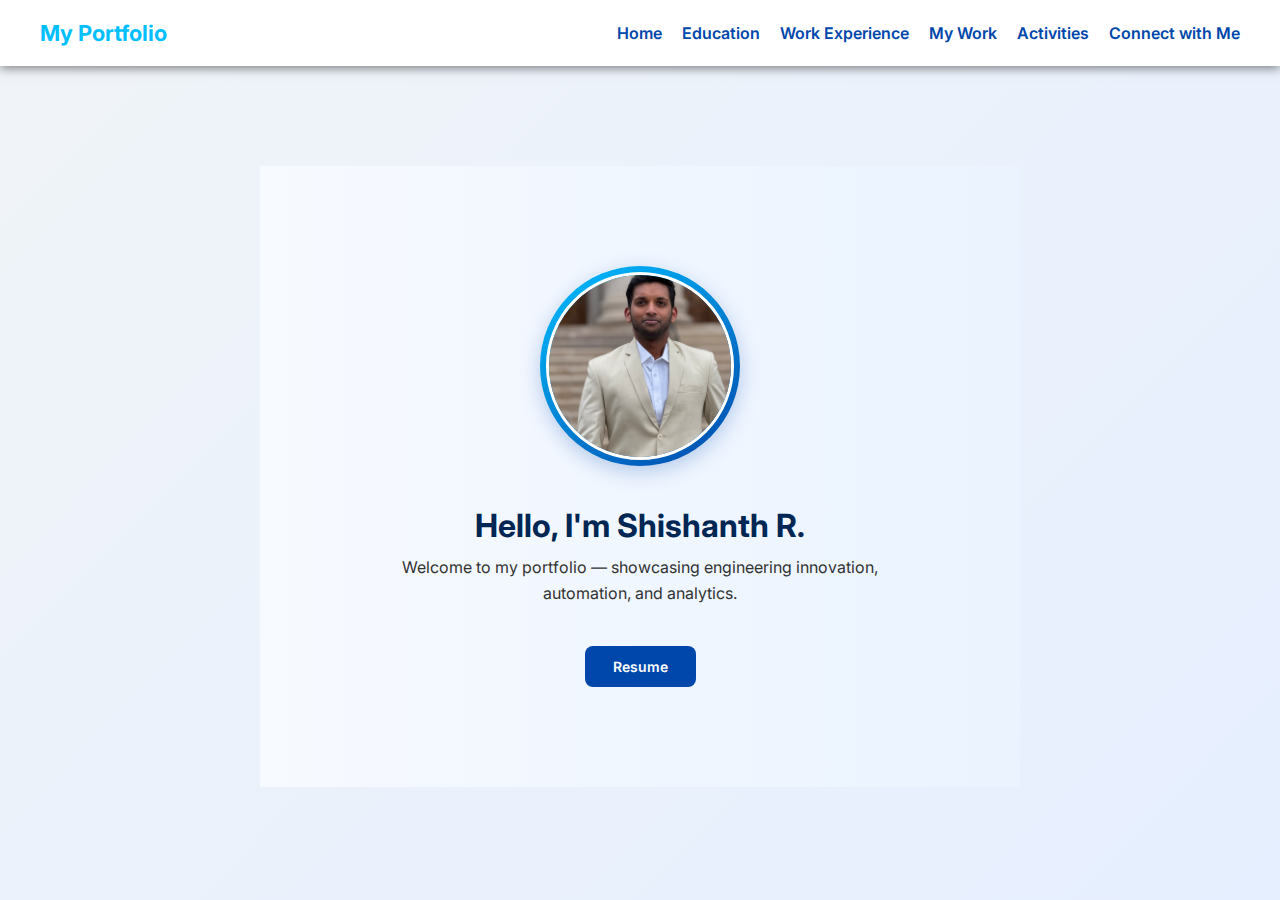
<file: index.html>
<!DOCTYPE html>
<html lang="en">
<head>
  <meta charset="UTF-8" />
  <meta name="viewport" content="width=device-width, initial-scale=1.0"/>
  <title>My Portfolio</title>
  <link rel="stylesheet" href="style.css"/>
  <link href="https://fonts.googleapis.com/css2?family=Inter:wght@400;600;700&display=swap" rel="stylesheet"/>
</head>
<body>
  <header>
    <h1 class="logo">My Portfolio</h1>
    <nav>
      <ul class="nav-links">
	<li><a href="index.html">Home</a></li>
        <li><a href="education.html">Education</a></li>
        <li><a href="experience.html">Work Experience</a></li>
        <li><a href="projects.html">My Work</a></li>
        <li><a href="activities.html">Activities</a></li>
        <li><a href="contact.html">Connect with Me</a></li>
      </ul>
    </nav>
  </header>

  <main class="intro">
    <section class="home-section">
  <div class="intro-container">
    <div class="profile-box">
      <div class="profile-pic-frame">
        <img src="assets/profile.jpg" alt="Profile Picture" class="profile-pic-enhanced">
      </div>
      <div class="intro-text">
        <h1>Hello, I'm Shishanth R.</h1>
        <p>Welcome to my portfolio — showcasing engineering innovation, automation, and analytics.</p>
        <a href="contact.html#contact" class="resume-button">Resume</a>
      </div>
    </div>
  </div>
</section>

  </main>

  <script src="script.js"></script>
</body>
</html>
</file>
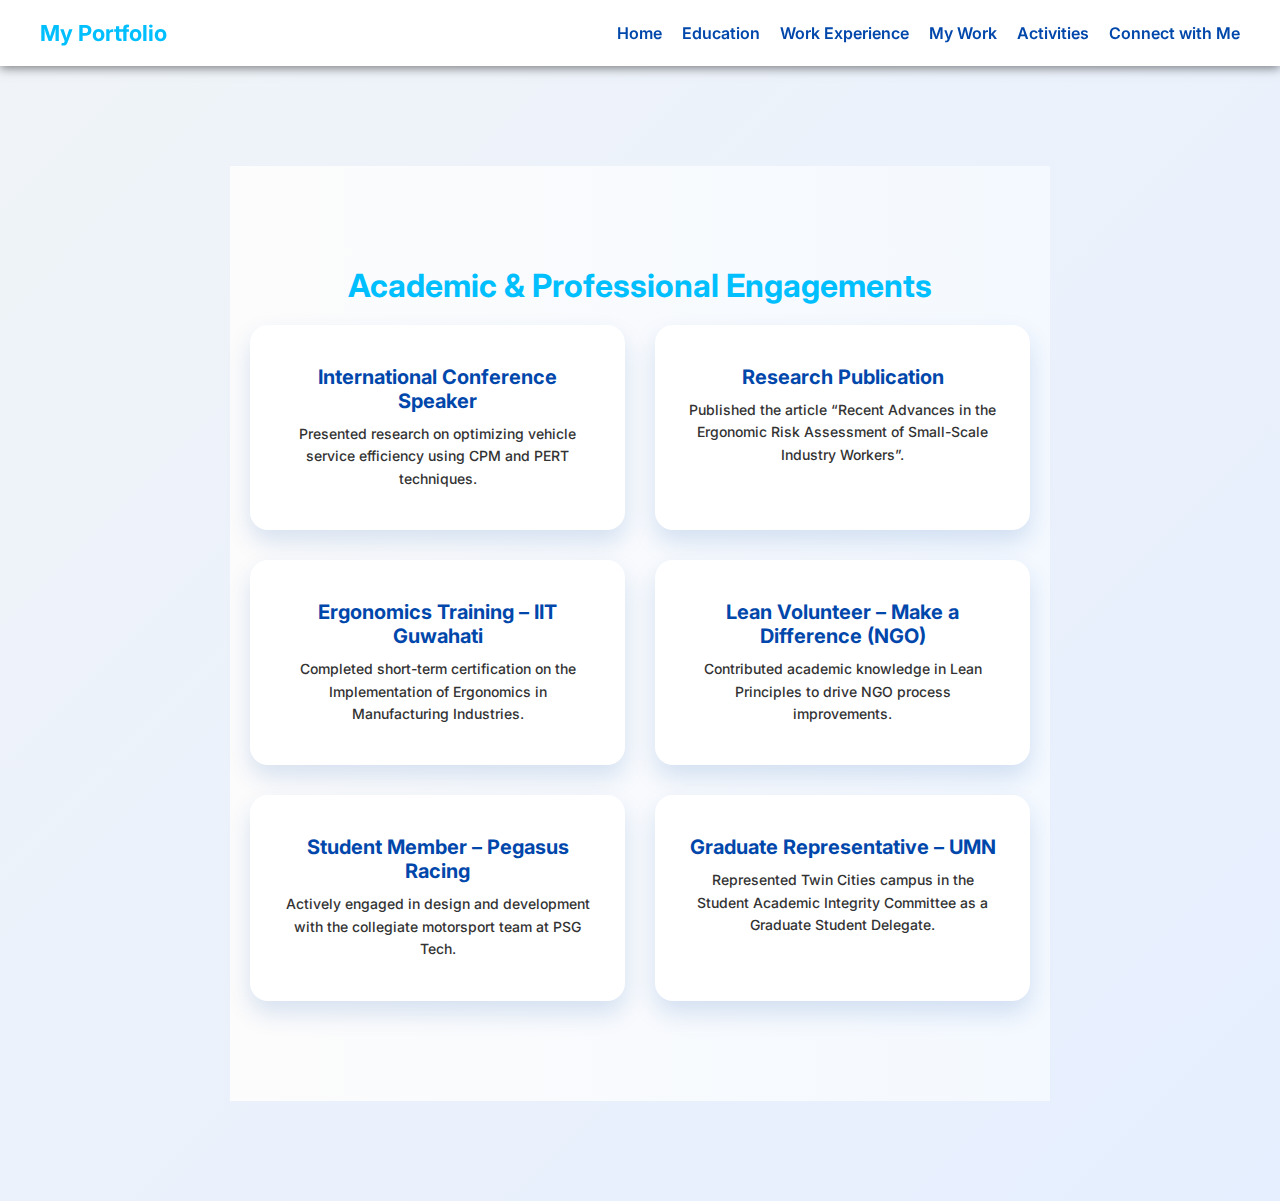
<file: activities.html>
<!DOCTYPE html>
<html lang="en">
<head>
  <meta charset="UTF-8" />
  <meta name="viewport" content="width=device-width, initial-scale=1.0"/>
  <title>Education</title>
  <link rel="stylesheet" href="style.css"/>
  <link href="https://fonts.googleapis.com/css2?family=Inter:wght@400;600;700&display=swap" rel="stylesheet"/>
</head>
<body>
  <header>
    <h1 class="logo">My Portfolio</h1>
    <nav>
      <ul class="nav-links">
	<li><a href="index.html">Home</a></li>
        <li><a href="education.html">Education</a></li>
        <li><a href="experience.html">Work Experience</a></li>
        <li><a href="projects.html">My Work</a></li>
        <li><a href="activities.html">Activities</a></li>
        <li><a href="contact.html">Connect with Me</a></li>
      </ul>
    </nav>
  </header>

  <main class="page">
    <section class="activities-section">
  <div class="activities-container">
    <h2 class="activities-title">Academic & Professional Engagements</h2>

    <div class="activity-grid">
      <div class="activity-card">
        <div class="activity-overlay"></div>
        <div class="activity-content">
          <h3>International Conference Speaker</h3>
          <p>Presented research on optimizing vehicle service efficiency using CPM and PERT techniques.</p>
        </div>
      </div>

      <div class="activity-card">
        <div class="activity-overlay"></div>
        <div class="activity-content">
          <h3>Research Publication</h3>
          <p>Published the article “Recent Advances in the Ergonomic Risk Assessment of Small-Scale Industry Workers”.</p>
        </div>
      </div>

      <div class="activity-card">
        <div class="activity-overlay"></div>
        <div class="activity-content">
          <h3>Ergonomics Training – IIT Guwahati</h3>
          <p>Completed short-term certification on the Implementation of Ergonomics in Manufacturing Industries.</p>
        </div>
      </div>

      <div class="activity-card">
        <div class="activity-overlay"></div>
        <div class="activity-content">
          <h3>Lean Volunteer – Make a Difference (NGO)</h3>
          <p>Contributed academic knowledge in Lean Principles to drive NGO process improvements.</p>
        </div>
      </div>

      <div class="activity-card">
        <div class="activity-overlay"></div>
        <div class="activity-content">
          <h3>Student Member – Pegasus Racing</h3>
          <p>Actively engaged in design and development with the collegiate motorsport team at PSG Tech.</p>
        </div>
      </div>

      <div class="activity-card">
        <div class="activity-overlay"></div>
        <div class="activity-content">
          <h3>Graduate Representative – UMN</h3>
          <p>Represented Twin Cities campus in the Student Academic Integrity Committee as a Graduate Student Delegate.</p>
        </div>
      </div>
    </div>
  </div>
</section>

  </main>
</body>
</html>
</file>
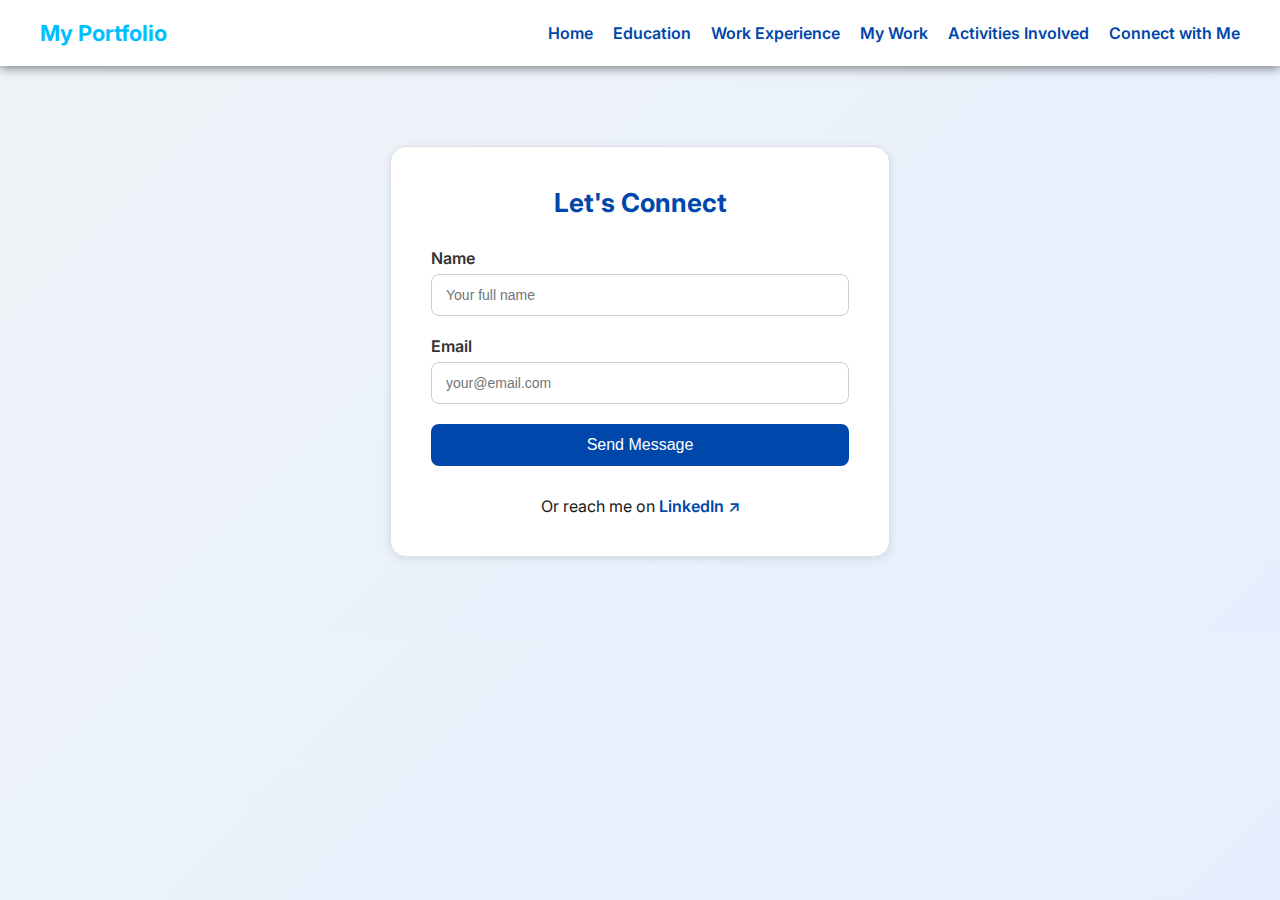
<file: connect.html>
<!DOCTYPE html>
<html lang="en">
<head>
  <meta charset="UTF-8" />
  <meta name="viewport" content="width=device-width, initial-scale=1.0"/>
  <title>Education</title>
  <link rel="stylesheet" href="style.css"/>
  <link href="https://fonts.googleapis.com/css2?family=Inter:wght@400;600;700&display=swap" rel="stylesheet"/>
</head>
<body>
  <header>
    <h1 class="logo">My Portfolio</h1>
    <nav>
      <ul class="nav-links">
	<li><a href="index.html">Home</a></li>
        <li><a href="education.html">Education</a></li>
        <li><a href="experience.html">Work Experience</a></li>
        <li><a href="projects.html">My Work</a></li>
        <li><a href="activities.html">Activities Involved</a></li>
        <li><a href="contact.html">Connect with Me</a></li>
      </ul>
    </nav>
  </header>
<main>
  <section class="contact-section">
  <div class="contact-container">
    <h2 class="contact-title">Let's Connect</h2>
    <form id="contactForm" class="contact-form" action="https://formsubmit.co/youremail@example.com" method="POST">
      <!-- Replace youremail@example.com with your actual email -->

      <!-- Disable Captcha & Redirection -->
      <input type="hidden" name="_captcha" value="false">
      <input type="hidden" name="_template" value="box">
      <input type="hidden" name="_next" value="https://yourdomain.com/thankyou.html">

      <div class="form-group">
        <label for="name">Name</label>
        <input type="text" id="name" name="name" required placeholder="Your full name" />
      </div>

      <div class="form-group">
        <label for="email">Email</label>
        <input type="email" id="email" name="email" required placeholder="your@email.com" />
      </div>

      <button type="submit" class="submit-btn">Send Message</button>
    </form>

    <div class="social-link">
      <p>Or reach me on <a href="https://www.linkedin.com/in/shishanthr/" target="_blank">LinkedIn ↗</a></p>
    </div>
  </div>
</section>
</main>
</body>
</html>
</file>
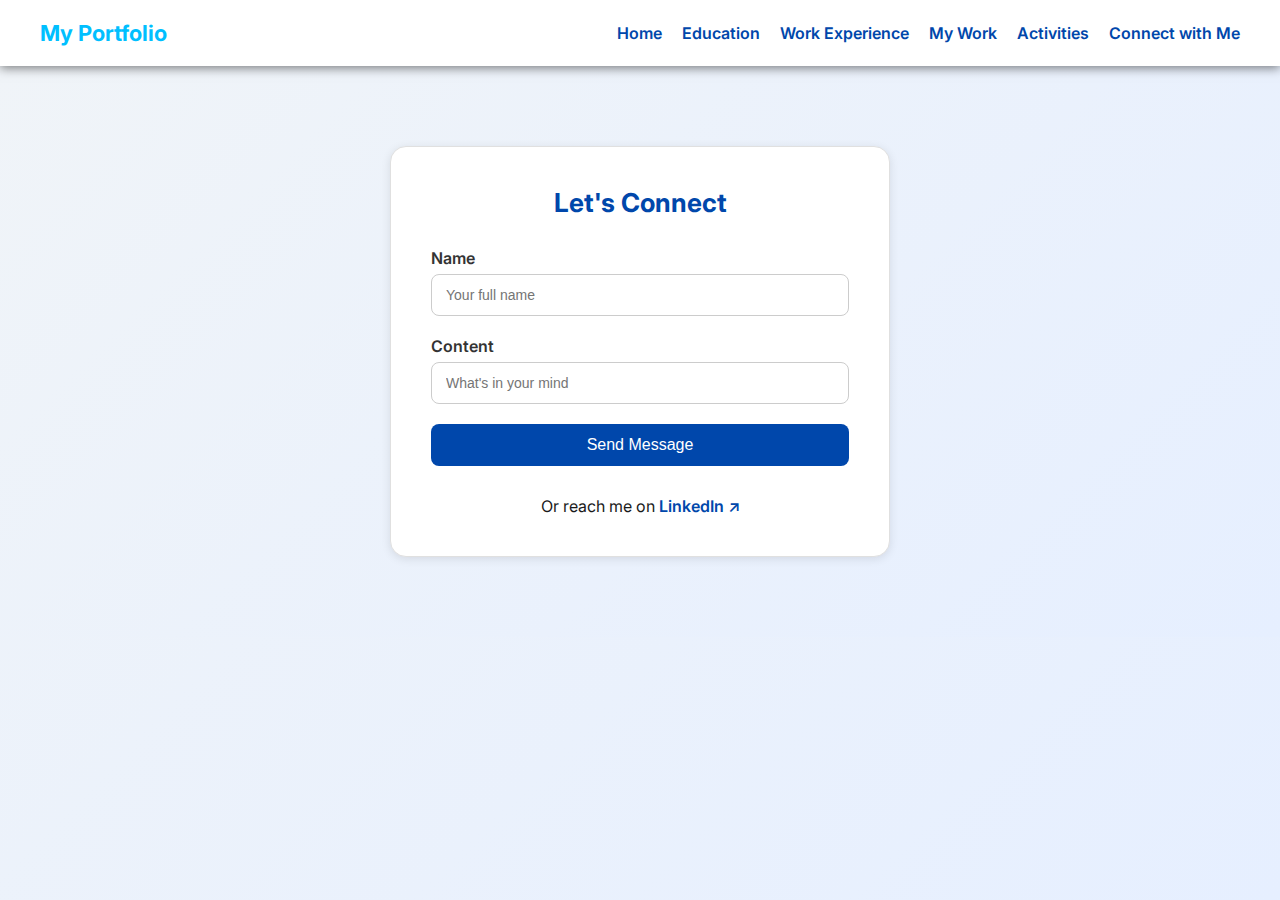
<file: contact.html>
<!DOCTYPE html>
<html lang="en">
<head>
  <meta charset="UTF-8" />
  <meta name="viewport" content="width=device-width, initial-scale=1.0"/>
  <title>Education</title>
  <link rel="stylesheet" href="style.css"/>
  <link href="https://fonts.googleapis.com/css2?family=Inter:wght@400;600;700&display=swap" rel="stylesheet"/>
</head>
<body>
  <header>
    <h1 class="logo">My Portfolio</h1>
    <nav>
      <ul class="nav-links">
	<li><a href="index.html">Home</a></li>
        <li><a href="education.html">Education</a></li>
        <li><a href="experience.html">Work Experience</a></li>
        <li><a href="projects.html">My Work</a></li>
        <li><a href="activities.html">Activities</a></li>
        <li><a href="contact.html">Connect with Me</a></li>
      </ul>
    </nav>
  </header>
<main>
  <section id="contact" class="contact-section">
  <div class="contact-container">
    <h2 class="contact-title">Let's Connect</h2>
    <form id="contactForm" class="contact-form" action="https://formsubmit.co/shishanthr9524@gmail.com" method="POST">
      <!-- Replace youremail@example.com with your actual email -->

      <!-- Disable Captcha & Redirection -->
      <input type="hidden" name="_captcha" value="false">
      <input type="hidden" name="_template" value="box">
      <input type="hidden" name="_next" value="contact.html#contact">

      <div class="form-group">
        <label for="name">Name</label>
        <input type="text" id="name" name="name" required placeholder="Your full name" />
      </div>

      <div class="form-group">
        <label for="email">Content</label>
        <input type="text" id="email" name="email" required placeholder="What's in your mind" />
      </div>

      <button type="submit" class="submit-btn">Send Message</button>
    </form>

    <div class="social-link">
      <p>Or reach me on <a href="https://www.linkedin.com/in/shishanthr/" target="_blank">LinkedIn ↗</a></p>
    </div>
  </div>
</section>
</main>
</body>
</html>
</file>
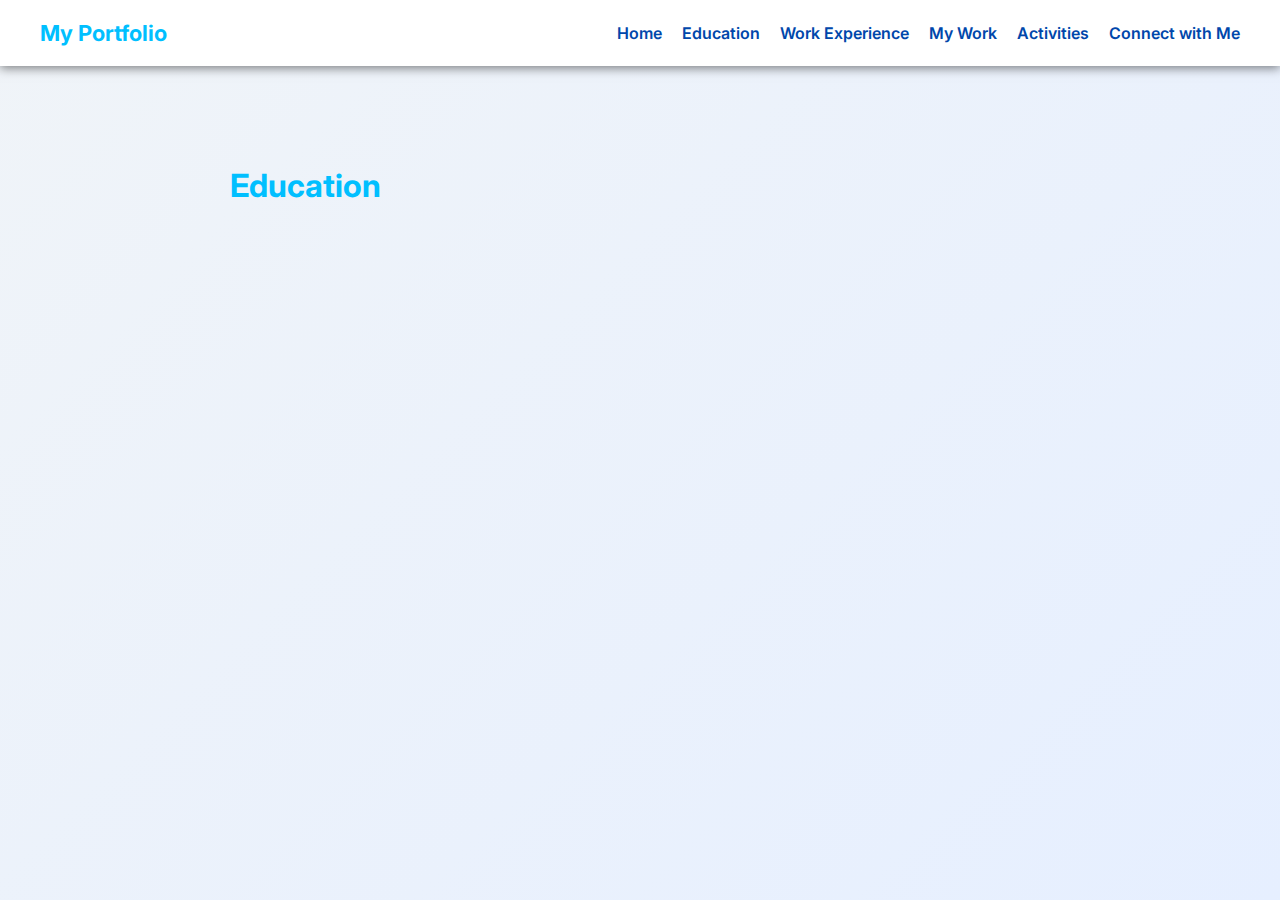
<file: education.html>
<!DOCTYPE html>
<html lang="en">
<head>
  <meta charset="UTF-8" />
  <meta name="viewport" content="width=device-width, initial-scale=1.0"/>
  <title>Education</title>
  <link rel="stylesheet" href="style.css"/>
  <link href="https://fonts.googleapis.com/css2?family=Inter:wght@400;600;700&display=swap" rel="stylesheet"/>
</head>
<body>
  <header>
    <h1 class="logo">My Portfolio</h1>
    <nav>
      <ul class="nav-links">
        <li><a href="index.html">Home</a></li>
        <li><a href="education.html">Education</a></li>
        <li><a href="experience.html">Work Experience</a></li>
        <li><a href="projects.html">My Work</a></li>
        <li><a href="activities.html">Activities</a></li>
        <li><a href="contact.html">Connect with Me</a></li>
      </ul>
    </nav>
  </header>

  <main class="page">
    <h2>Education</h2>

    <div class="edu-card fade-in-left">
      <img src="assets/umn.png" alt="UMN Logo" class="edu-logo" />
      <div class="edu-info">
        <h3>University of Minnesota Twin Cities - Minneapolis, MN</h3>
        <p><strong>Master of Science in Industrial Engineering</strong> <span class="highlight"></span></p>
        <p>Minor in Business Management (Supply Chain Operations)</p>
        <p class="duration">Sep 2024 – May 2026</p>
      </div>
    </div>

    <div class="edu-card fade-in-right">
      <img src="assets/psg.png" alt="PSG Logo" class="edu-logo" />
      <div class="edu-info">
        <h3>PSG College of Technology - Coimbatore, India</h3>
        <p><strong>Bachelor of Engineering in Production Engineering</strong> <span class="highlight"></span></p>
        <p>Minor in Industrial Engineering</p>
        <p class="duration">Aug 2017 – May 2022</p>
      </div>
    </div>
  </main>
</body>
</html>
</file>
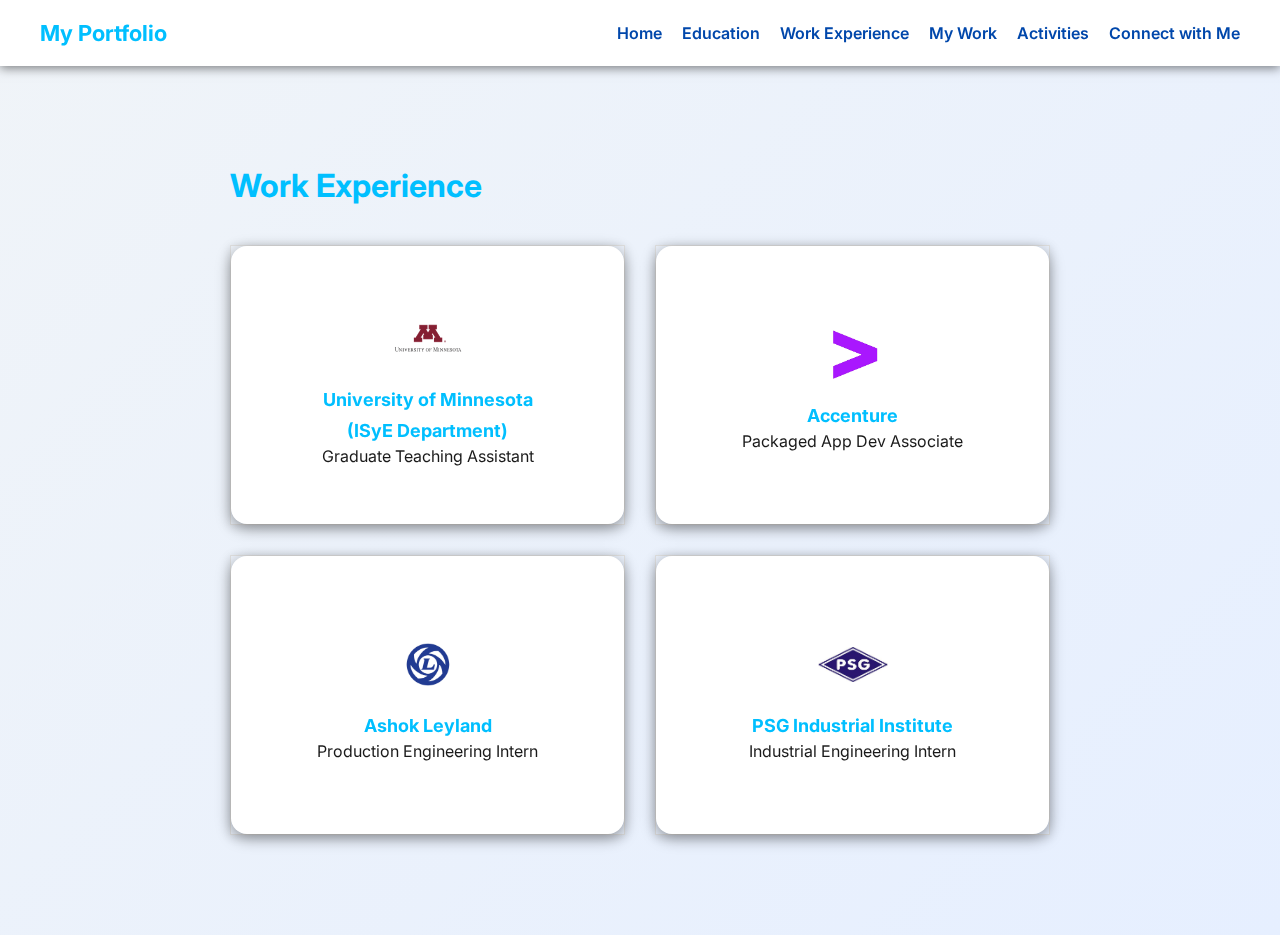
<file: experience.html>
<!DOCTYPE html>
<html lang="en">
<head>
  <meta charset="UTF-8" />
  <meta name="viewport" content="width=device-width, initial-scale=1.0"/>
  <title>Work Experience</title>
  <link rel="stylesheet" href="style.css"/>
  <link href="https://fonts.googleapis.com/css2?family=Inter:wght@400;600;700&display=swap" rel="stylesheet"/>
</head>
<body>
  <header>
    <h1 class="logo">My Portfolio</h1>
    <nav>
      <ul class="nav-links">
        <li><a href="index.html">Home</a></li>
        <li><a href="education.html">Education</a></li>
        <li><a href="experience.html">Work Experience</a></li>
        <li><a href="projects.html">My Work</a></li>
        <li><a href="activities.html">Activities</a></li>
        <li><a href="contact.html">Connect with Me</a></li>
      </ul>
    </nav>
  </header>

  <main class="page">
    <h2>Work Experience</h2>

    <div class="exp-grid">

      <div class="exp-card" onclick="location.href='projects.html#accenture';">
        <div class="card-front">
          <img src="assets/umn.png" alt="UMN Logo" />
          <h3>University of Minnesota</h3>
	  <h3>(ISyE Department)</h3>
          <p>Graduate Teaching Assistant</p>
        </div>
        <div class="card-back">
          <p>Sep 2024 – Present</p>
          <p>Click to explore projects</p>
        </div>
      </div>

      <div class="exp-card" onclick="location.href='projects.html#accenture';">
        <div class="card-front">
          <img src="assets/accenture.png" alt="Accenture Logo" />
          <h3>Accenture</h3>
          <p>Packaged App Dev Associate</p>
        </div>
        <div class="card-back">
          <p>Oct 2022 – Jul 2024</p>
          <p>Click to explore projects</p>
        </div>
      </div>

      <div class="exp-card" onclick="location.href='projects.html#ashokleyland';">
        <div class="card-front">
          <img src="assets/ashokleyland.png" alt="Ashok Leyland Logo" />
          <h3>Ashok Leyland</h3>
          <p>Production Engineering Intern</p>
        </div>
        <div class="card-back">
          <p>Mar 2021 – May 2021</p>
          <p>Click to view work</p>
        </div>
      </div>

      <div class="exp-card" onclick="location.href='projects.html#psginstitute';">
        <div class="card-front">
          <img src="assets/psg_institute.png" alt="PSG Logo" />
          <h3>PSG Industrial Institute</h3>
          <p>Industrial Engineering Intern</p>
        </div>
        <div class="card-back">
          <p>Aug 2017 – May 2020</p>
          <p>Click for details</p>
        </div>
      </div>

    </div>
  </main>
</body>
</html>
</file>
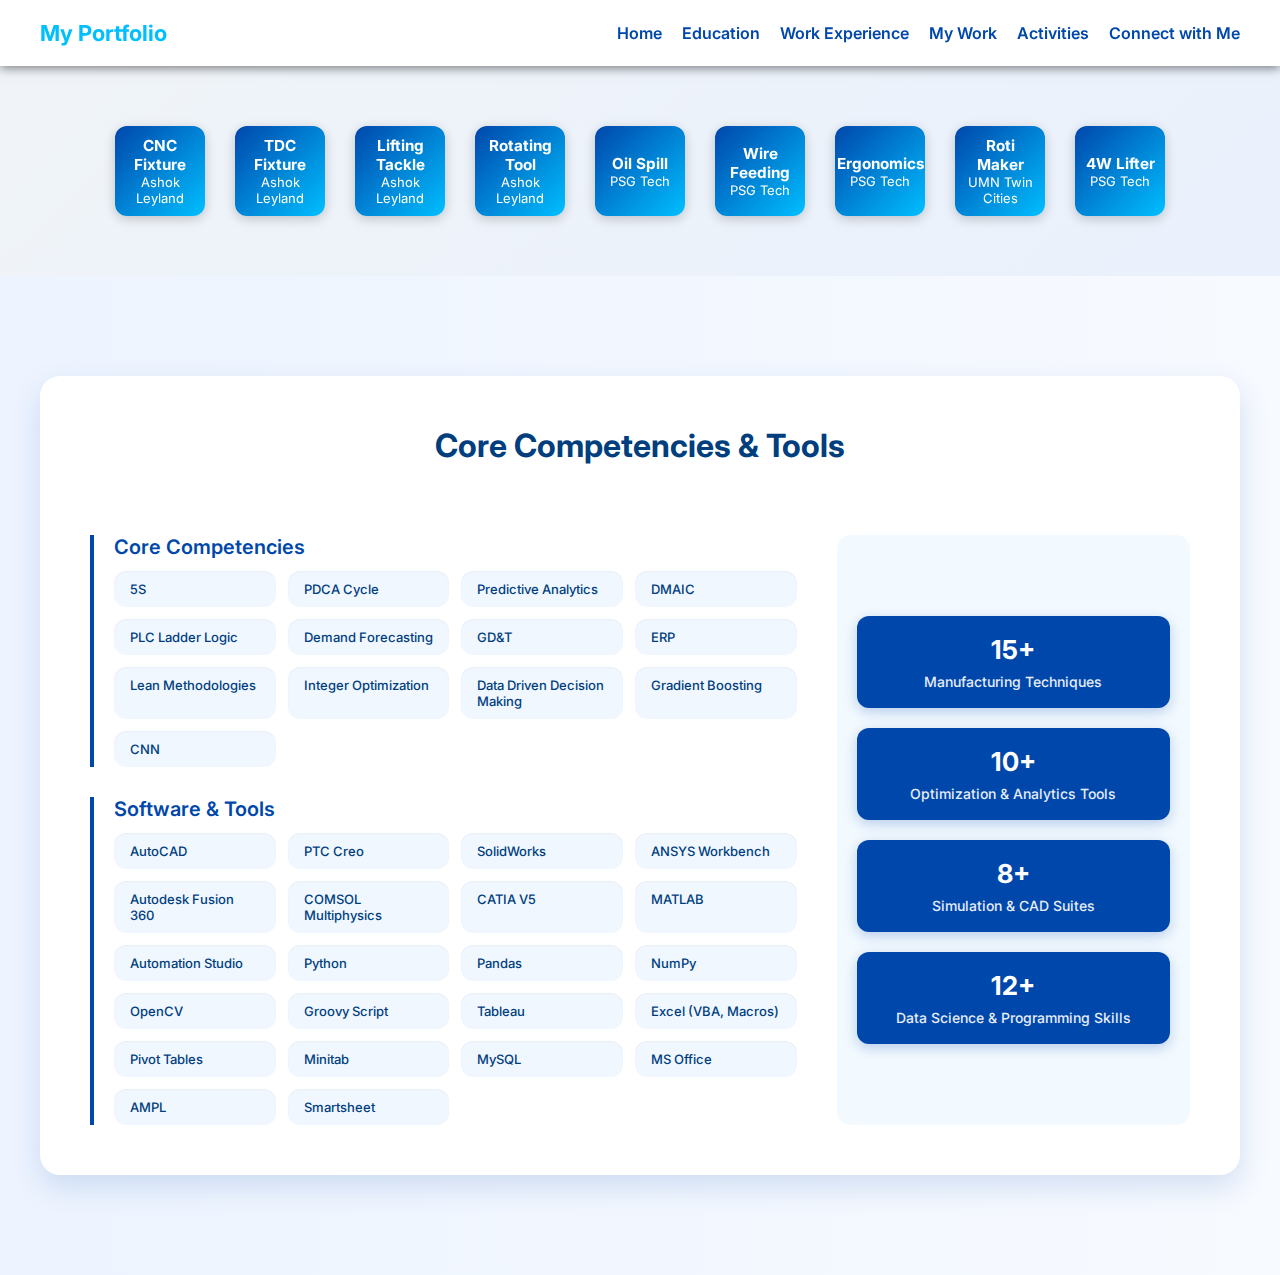
<file: projects.html>
<!DOCTYPE html>
<html lang="en">
<head>
  <meta charset="UTF-8" />
  <meta name="viewport" content="width=device-width, initial-scale=1.0" />
  <title>My Work</title>
  <link rel="stylesheet" href="style.css" />
  <link href="https://fonts.googleapis.com/css2?family=Inter:wght@400;600;700&display=swap" rel="stylesheet" />
</head>
<body>
  <header>
    <h1 class="logo">My Portfolio</h1>
    <nav>
      <ul class="nav-links">
        <li><a href="index.html">Home</a></li>
        <li><a href="education.html">Education</a></li>
        <li><a href="experience.html">Work Experience</a></li>
        <li><a href="projects.html">My Work</a></li>
        <li><a href="activities.html">Activities</a></li>
        <li><a href="contact.html">Connect with Me</a></li>
      </ul>
    </nav>
  </header>

  <section class="projects-container creative-grid">
  <!-- Flip Card 1 -->
  <div class="flip-card" onclick="openPopup('card1')">
    <div class="flip-card-inner">
      <div class="flip-card-front">
        <h3>CNC Fixture</h3>
        <p>Ashok Leyland</p>
      </div>
      <div class="flip-card-back">
        <p>Precision & Lean</p>
      </div>
    </div>
  </div>

  <!-- Flip Card 2 -->
  <div class="flip-card" onclick="openPopup('card2')">
    <div class="flip-card-inner">
      <div class="flip-card-front">
        <h3>TDC Fixture</h3>
        <p>Ashok Leyland</p>
      </div>
      <div class="flip-card-back">
        <p>Accurate Engine Timing</p>
      </div>
    </div>
  </div>

  <!-- Flip Card 3 -->
  <div class="flip-card" onclick="openPopup('card3')">
    <div class="flip-card-inner">
      <div class="flip-card-front">
        <h3>Lifting Tackle</h3>
        <p>Ashok Leyland</p>
      </div>
      <div class="flip-card-back">
        <p>FEA + Topology Optimization</p>
      </div>
    </div>
  </div>

  <!-- Flip Card 4 -->
  <div class="flip-card" onclick="openPopup('card4')">
    <div class="flip-card-inner">
      <div class="flip-card-front">
        <h3>Rotating Tool</h3>
        <p>Ashok Leyland</p>
      </div>
      <div class="flip-card-back">
        <p>Torque & Reliability</p>
      </div>
    </div>
  </div>
<!-- Flip Card 5 -->
  <div class="flip-card" onclick="openPopup('card5')">
    <div class="flip-card-inner">
      <div class="flip-card-front">
        <h3>Oil Spill</h3>
        <p>PSG Tech</p>
      </div>
      <div class="flip-card-back">
        <p>90% Oil Recovery</p>
      </div>
    </div>
  </div>

  <!-- Flip Card 6 -->
  <div class="flip-card" onclick="openPopup('card6')">
    <div class="flip-card-inner">
      <div class="flip-card-front">
        <h3>Wire Feeding</h3>
        <p>PSG Tech</p>
      </div>
      <div class="flip-card-back">
        <p>+35% Productivity</p>
      </div>
    </div>
  </div>

  <!-- Flip Card 7 -->
  <div class="flip-card" onclick="openPopup('card7')">
    <div class="flip-card-inner">
      <div class="flip-card-front">
        <h3>Ergonomics</h3>
        <p>PSG Tech</p>
      </div>
      <div class="flip-card-back">
        <p>-57% Risk Level</p>
      </div>
    </div>
  </div>

  <!-- Flip Card 8 -->
  <div class="flip-card" onclick="openPopup('card8')">
    <div class="flip-card-inner">
      <div class="flip-card-front">
        <h3>Roti Maker</h3>
        <p>UMN Twin Cities</p>
      </div>
      <div class="flip-card-back">
        <p>Food-safe Design</p>
      </div>
    </div>
  </div>

  <!-- Flip Card 9 -->
  <div class="flip-card" onclick="openPopup('card9')">
    <div class="flip-card-inner">
      <div class="flip-card-front">
        <h3>4W Lifter</h3>
        <p>PSG Tech</p>
      </div>
      <div class="flip-card-back">
        <p>2-Ton Capacity</p>
      </div>
    </div>
  </div>
  <!-- Backdrop -->
  <div id="backdrop" class="backdrop" onclick="closePopup()"></div>

  <!-- Popup 1: CNC Fixture -->
  <div id="card1" class="popup-card">
    <div class="popup-header">
      <h2>CNC Pivot Fixture</h2>
      <button onclick="closePopup()">&times;</button>
    </div>
    <div class="popup-body">
      <img src="assets/pivot_fixture.jpg" alt="CNC Fixture" class="popup-img">
      <div class="popup-info">
        <ul>
          <li>Designed multi-angle fixture to handle thermostat housings with higher flexibility.</li>
          <li>Applied SMED principles to reduce setup time by <strong>75%</strong> (12 → 3 minutes).</li>
          <li>Developed SOPs and validated via production line tests.</li>
        </ul>
        <div class="popup-tags">
          <span>SMED</span><span>3D CAD</span><span>Manufacturing</span><span>Process Optimization</span>
        </div>
      </div>
    </div>
  </div>

  <!-- Popup 2: TDC Fixture -->
  <div id="card2" class="popup-card">
    <div class="popup-header">
      <h2>TDC Marking Fixture</h2>
      <button onclick="closePopup()">&times;</button>
    </div>
    <div class="popup-body">
      <div class="dual-image">
        <img src="assets/tdc_fixture_3d.jpg" alt="TDC 3D CAD" class="popup-img">
        <img src="assets/tdc_fixture_2d.jpg" alt="TDC GD&T Drawing" class="popup-img">
      </div>
      <div class="popup-info">
        <ul>
          <li>Engineered bore-centered circular fixture for accurate TDC alignment on flywheel.</li>
          <li>Created 2D drawing with GD&T ensuring consistent marking during engine assembly.</li>
          <li>Improved operational accuracy & reduced variability across production lines.</li>
        </ul>
        <div class="popup-tags">
          <span>3D CAD</span><span>GD&T</span><span>Tool Design</span><span>Repeatability</span>
        </div>
      </div>
    </div>
  </div>

  <!-- Popup 3: Lifting Tackle -->
  <div id="card3" class="popup-card">
    <div class="popup-header">
      <h2>Flywheel Housing Lifting Tackle</h2>
      <button onclick="closePopup()">&times;</button>
    </div>
    <div class="popup-body">
      <div class="dual-image">
        <img src="assets/lifting_tackle_1.jpg" alt="Lifting Tackle Design" class="popup-img">
        <img src="assets/lifting_tackle_2.jpg" alt="Lifting Tackle FEA" class="popup-img">
      </div>
      <div class="popup-info">
        <ul>
          <li>Topology optimization for 20% weight savings while maintaining 500kg load capacity.</li>
          <li>Performed FEA simulations (Safety Factor: 2.5) and reduced stress by 30%.</li>
          <li>Compliant with ISO 12100 standards for lifting equipment in manufacturing environments.</li>
        </ul>
        <div class="popup-tags">
          <span>FEA</span><span>Optimization</span><span>500kg</span><span>ISO 12100</span>
        </div>
      </div>
    </div>
  </div>

  <!-- Popup 4: Rotating Tool -->
  <div id="card4" class="popup-card">
    <div class="popup-header">
      <h2>Flywheel Rotating Tool</h2>
      <button onclick="closePopup()">&times;</button>
    </div>
    <div class="popup-body">
      <div class="dual-image">
        <img src="assets/rotating_tool_1.jpg" alt="Rotating Tool CAD" class="popup-img">
        <img src="assets/rotating_tool_2.jpg" alt="Rotating Tool Gear" class="popup-img">
      </div>
      <div class="popup-info">
        <ul>
          <li>Designed SAE 1 compliant rotating tool for marine/truck engines.</li>
          <li>High-strength alloy housing with gear shaft & ABEC 5 ball bearings.</li>
          <li>Enhanced torque efficiency by 30%, lifespan by 40%.</li>
        </ul>
        <div class="popup-tags">
          <span>SAE J617</span><span>Gears</span><span>Torque</span><span>Bearings</span><span>Durability</span>
        </div>
      </div>
    </div>
  </div>
<!-- Popup 5: Oil Spill Separator -->
  <div id="card5" class="popup-card">
    <div class="popup-header">
      <h2>Oil Spill Clean-up Method</h2>
      <button onclick="closePopup()">&times;</button>
    </div>
    <div class="popup-body">
      <div class="dual-image">
        <img src="assets/oil_spill_1.jpg" alt="Oil Spill Separator" class="popup-img">
        <img src="assets/oil_spill_2.jpg" alt="Oil Recovery System" class="popup-img">
      </div>
      <div class="popup-info">
        <ul>
          <li>Frustum-shaped centrifugal separator with 90% recovery efficiency @ 2800 RPM.</li>
          <li>Integrated skimmers + floating system handles density up to 1025 kg/m³.</li>
          <li>Reduced clean-up cost by 30%; modeled in Fusion 360.</li>
        </ul>
        <div class="popup-tags">
          <span>Centrifugal</span><span>Fusion 360</span><span>Oil Recovery</span><span>RPM Control</span>
        </div>
      </div>
    </div>
  </div>

  <!-- Popup 6: Automated Feeding Unit -->
  <div id="card6" class="popup-card">
    <div class="popup-header">
      <h2>Automated Wire Feeding Unit</h2>
      <button onclick="closePopup()">&times;</button>
    </div>
    <div class="popup-body">
      <img src="assets/wire_feeding.jpg" alt="Wire Feeding System" class="popup-img">
      <div class="popup-info">
        <ul>
          <li>Rotary drum + gear system reduced manual labor by 60%, boosted output 35%.</li>
          <li>Engineered for synchronized release using precision gear calculations.</li>
          <li>Enhanced stability via center of gravity analysis.</li>
        </ul>
        <div class="popup-tags">
          <span>Automation</span><span>Gear Train</span><span>Spiral Feed</span><span>Textile</span>
        </div>
      </div>
    </div>
  </div>

  <!-- Popup 7: Ergonomic Assessment DHM -->
  <div id="card7" class="popup-card">
    <div class="popup-header">
      <h2>Ergonomic DHM Study</h2>
      <button onclick="closePopup()">&times;</button>
    </div>
    <div class="popup-body">
      <div class="dual-image">
        <img src="assets/ergonomics_1.jpg" alt="DHM Model" class="popup-img">
        <img src="assets/ergonomics_2.jpg" alt="Workplace Redesign" class="popup-img">
      </div>
      <div class="popup-info">
        <ul>
          <li>CMDQ + Kinovea data used to model 3D humans in CATIA V5.</li>
          <li>Applied RULA/OWAS: initial score 7 dropped to 3 post-redesign.</li>
          <li>New table + lighter hammer cut ergonomic risk by 57%.</li>
        </ul>
        <div class="popup-tags">
          <span>DHM</span><span>Ergonomics</span><span>RULA</span><span>CATIA</span><span>CREO</span>
        </div>
      </div>
    </div>
  </div>

  <!-- Popup 8: Roti Making Machine -->
  <div id="card8" class="popup-card">
    <div class="popup-header">
      <h2>Roti Maker - Self Cleaning</h2>
      <button onclick="closePopup()">&times;</button>
    </div>
    <div class="popup-body">
      <div class="dual-image">
        <img src="assets/roti_maker_1.jpg" alt="Roti Machine Design" class="popup-img">
        <img src="assets/roti_maker_2.jpg" alt="Cleaning Mechanism" class="popup-img">
      </div>
      <div class="popup-info">
        <ul>
          <li>Pneumatic suction & pyrolytic heating removed dough residue.</li>
          <li>Fully automated, food-safe, and self-cleaning after every cycle.</li>
          <li>Reduced downtime and maintenance overhead.</li>
        </ul>
        <div class="popup-tags">
          <span>Mechatronics</span><span>Pyrolysis</span><span>Pneumatics</span><span>Food Safety</span>
        </div>
      </div>
    </div>
  </div>

  <!-- Popup 9: 4W Hydraulic Lifter -->
  <div id="card9" class="popup-card">
    <div class="popup-header">
      <h2>4 Wheeler Hydraulic Lifter</h2>
      <button onclick="closePopup()">&times;</button>
    </div>
    <div class="popup-body">
      <div class="dual-image">
        <img src="assets/lifter_1.jpg" alt="Hydraulic Lifter" class="popup-img">
        <img src="assets/lifter_2.jpg" alt="Stress Simulation" class="popup-img">
      </div>
      <div class="popup-info">
        <ul>
          <li>2-ton lift, sequencing A+B-B+A- reduced lift time by 30%.</li>
          <li>DFMA optimized: part count down by 20%, maintenance improved.</li>
          <li>Used Fusion 360 for stress & displacement analysis: 72.61 MPa, 1.225 mm.</li>
        </ul>
        <div class="popup-tags">
          <span>Hydraulics</span><span>DFMA</span><span>Fusion 360</span><span>Stress Analysis</span>
        </div>
      </div>
    </div>
  </div>
</section>
<section class="skills-dashboard">
  <div class="dashboard-container">
    <h2 class="dashboard-title">Core Competencies & Tools</h2>

    <!-- Left Panel: Skills -->
    <div class="skills-panel">
      <!-- Core Competencies -->
      <div class="skill-section">
        <h3>Core Competencies</h3>
        <div class="skill-grid">
          <div class="skill-box">5S</div>
          <div class="skill-box">PDCA Cycle</div>
          <div class="skill-box">Predictive Analytics</div>
          <div class="skill-box">DMAIC</div>
          <div class="skill-box">PLC Ladder Logic</div>
          <div class="skill-box">Demand Forecasting</div>
          <div class="skill-box">GD&T</div>
          <div class="skill-box">ERP</div>
          <div class="skill-box">Lean Methodologies</div>
          <div class="skill-box">Integer Optimization</div>
          <div class="skill-box">Data Driven Decision Making</div>
          <div class="skill-box">Gradient Boosting</div>
          <div class="skill-box">CNN</div>
        </div>
      </div>

      <!-- Software & Tools -->
      <div class="skill-section">
        <h3>Software & Tools</h3>
        <div class="skill-grid">
          <div class="skill-box">AutoCAD</div>
          <div class="skill-box">PTC Creo</div>
          <div class="skill-box">SolidWorks</div>
          <div class="skill-box">ANSYS Workbench</div>
          <div class="skill-box">Autodesk Fusion 360</div>
          <div class="skill-box">COMSOL Multiphysics</div>
          <div class="skill-box">CATIA V5</div>
          <div class="skill-box">MATLAB</div>
          <div class="skill-box">Automation Studio</div>
          <div class="skill-box">Python</div>
          <div class="skill-box">Pandas</div>
          <div class="skill-box">NumPy</div>
          <div class="skill-box">OpenCV</div>
          <div class="skill-box">Groovy Script</div>
          <div class="skill-box">Tableau</div>
          <div class="skill-box">Excel (VBA, Macros)</div>
          <div class="skill-box">Pivot Tables</div>
          <div class="skill-box">Minitab</div>
          <div class="skill-box">MySQL</div>
          <div class="skill-box">MS Office</div>
          <div class="skill-box">AMPL</div>
          <div class="skill-box">Smartsheet</div>
        </div>
      </div>
    </div>

    <!-- Right Panel: Metrics -->
    <div class="metrics-overview">
      <div class="metric-panel">
        <h4>15+</h4>
        <p>Manufacturing Techniques</p>
      </div>
      <div class="metric-panel">
        <h4>10+</h4>
        <p>Optimization & Analytics Tools</p>
      </div>
      <div class="metric-panel">
        <h4>8+</h4>
        <p>Simulation & CAD Suites</p>
      </div>
      <div class="metric-panel">
        <h4>12+</h4>
        <p>Data Science & Programming Skills</p>
      </div>
    </div>
  </div>
</section>
<script>
  function openPopup(id) {
    document.getElementById(id).classList.add('active');
    document.getElementById('backdrop').classList.add('active');
  }
  function closePopup() {
    document.querySelectorAll('.popup-card').forEach(el => el.classList.remove('active'));
    document.getElementById('backdrop').classList.remove('active');
  }
</script>

</body>
</html>
</file>
<file: style.css>
/* Global Reset */
* {
  margin: 0;
  padding: 0;
  box-sizing: border-box;
}

/* Font & Background */
body {
  font-family: 'Inter', sans-serif;
  background: linear-gradient(135deg, #f0f4f8, #e6efff);
  color: #1a1a1a;
  min-height: 100vh;
  overflow-x: hidden;
}

/* Header Styling */
header {
  width: 100%;
  padding: 20px 40px;
  background: #ffffff;
  display: flex;
  justify-content: space-between;
  align-items: center;
  position: sticky;
  top: 0;
  z-index: 1000;
  box-shadow: 0 2px 10px rgba(0,0,0,0.5);
}

.logo {
  font-size: 22px;
  font-weight: 700;
  color: #00bfff;
}

.nav-links {
  list-style: none;
  display: flex;
  gap: 20px;
}

.nav-links a {
  color: #0047ab;
  text-decoration: none;
  font-weight: 600;
  position: relative;
  padding-bottom: 4px;
  transition: color 0.3s ease;
}

.nav-links a::after {
  content: '';
  width: 0%;
  height: 2px;
  background: #00bfff;
  position: absolute;
  left: 0;
  bottom: 0;
  transition: width 0.3s ease;
}

.nav-links a:hover::after {
  width: 100%;
}

.nav-links a:hover {
  color: #002654;
}

/* Intro/Home Page */
.intro {
  text-align: center;
  padding: 100px 20px;
  max-width: 800px;
  margin: auto;
}

.profile-pic {
  width: 180px;
  height: 180px;
  border-radius: 50%;
  object-fit: cover;
  border: 3px solid #00bfff;
  margin-bottom: 20px;
  transition: transform 0.3s ease-in-out;
}

.profile-pic:hover {
  transform: scale(1.05);
}

.resume-button {
  display: inline-block;
  margin-top: 20px;
  padding: 10px 25px;
  background-color: #00bfff;
  color: #fff;
  text-decoration: none;
  font-weight: 600;
  border-radius: 8px;
  transition: background-color 0.3s ease;
}

.resume-button:hover {
  background-color: #009acd;
}

/* Section Page Layouts */
.page {
  padding: 100px 40px;
  max-width: 900px;
  margin: auto;
}

.page h2 {
  font-size: 32px;
  margin-bottom: 20px;
  color: #00bfff;
}

/* Education Section */
.edu-card {
  display: flex;
  align-items: center;
  background: #ffffff;
  padding: 20px;
  border-radius: 16px;
  box-shadow: 0 4px 20px rgba(0,0,0,0.3);
  margin: 40px 0;
  transition: transform 0.4s ease, box-shadow 0.4s ease;
  opacity: 0;
  transform: translateY(40px);
  border: 1px solid #e0e0e0;
  box-shadow: 0 2px 10px rgba(0, 0, 0, 0.1);
}

.edu-card:hover {
  transform: scale(1.02);
  box-shadow: 0 6px 24px rgba(0,191,255,0.4);
}

.edu-logo {
  width: 100px;
  height: 100px;
  object-fit: contain;
  margin-right: 25px;
  border-radius: 8px;
  background-color: white;
  padding: 8px;
}

.edu-info h3 {
  font-size: 20px;
  margin-bottom: 6px;
  color: #00bfff;
}

.edu-info p {
  margin: 4px 0;
}

.edu-info .highlight {
  color: #ffd700;
  font-weight: 600;
}

.edu-info .duration {
  font-style: italic;
  color: #aaa;
  margin-top: 8px;
}

/* Transitions */
.fade-in-left {
  animation: fadeLeft 1.2s ease forwards;
}

.fade-in-right {
  animation: fadeRight 1.2s ease forwards;
  animation-delay: 0.3s;
}

@keyframes fadeLeft {
  0% {
    opacity: 0;
    transform: translateX(-50px);
  }
  100% {
    opacity: 1;
    transform: translateX(0);
  }
}

@keyframes fadeRight {
  0% {
    opacity: 0;
    transform: translateX(50px);
  }
  100% {
    opacity: 1;
    transform: translateX(0);
  }
}

/* Experience Grid */
.exp-grid {
  display: grid;
  grid-template-columns: repeat(auto-fit, minmax(260px, 1fr));
  gap: 30px;
  margin-top: 40px;
}

/* Flip Card Styles */
.exp-card {
  perspective: 1000px;
  cursor: pointer;
  height: 280px;
  position: relative;
  border: 1px solid #e0e0e0;
  box-shadow: 0 2px 10px rgba(0, 0, 0, 0.1);
}

.card-front, .card-back {
  position: absolute;
  width: 100%;
  height: 100%;
  background: #ffffff;
  border-radius: 16px;
  padding: 20px;
  box-shadow: 0 4px 15px rgba(0,0,0,0.4);
  display: flex;
  flex-direction: column;
  align-items: center;
  justify-content: center;
  backface-visibility: hidden;
  transition: transform 0.6s ease;
}

.card-front img {
  width: 70px;
  height: 70px;
  margin-bottom: 10px;
  object-fit: contain;
}

.card-front h3 {
  font-size: 18px;
  color: #00bfff;
  margin: 5px 0;
}

.card-back {
  transform: rotateY(180deg);
  color: #ccc;
  text-align: center;
}

.exp-card:hover .card-front {
  transform: rotateY(180deg);
}

.exp-card:hover .card-back {
  transform: rotateY(360deg);
}

/* === FLIP CARD STYLES === */
.projects-container.creative-grid {
  display: flex;
  flex-wrap: wrap;
  justify-content: center;
  gap: 30px;
  padding: 60px 20px;
  max-width: 1200px;
  margin: auto;
}

.flip-card {
  background: transparent;
  width: 90px;
  height: 90px;
  perspective: 1000px;
  cursor: pointer;
}

.flip-card-inner {
  position: relative;
  width: 100%;
  height: 100%;
  text-align: center;
  transition: transform 0.8s;
  transform-style: preserve-3d;
}

.flip-card:hover .flip-card-inner {
  transform: rotateY(180deg);
}

.flip-card-front, .flip-card-back {
  position: absolute;
  width: 100%;
  height: 100%;
  backface-visibility: hidden;
  display: flex;
  flex-direction: column;
  justify-content: center;
  align-items: center;
  border-radius: 12px;
  box-shadow: 0 3px 12px rgba(0, 0, 0, 0.2);
  color: #fff;
  font-size: 13px;
  padding: 8px;
}

.flip-card-front {
  background: linear-gradient(135deg, #0047ab, #00bfff);
}

.flip-card-back {
  background: #1a1a1a;
  transform: rotateY(180deg);
}

/* === POPUP STYLES === */
.popup-card {
  position: fixed;
  top: 50%;
  left: 50%;
  transform: translate(-50%, -50%) scale(0.7);
  background: #ffffff;
  border-radius: 16px;
  border: 1px solid #e0e0e0;
  box-shadow: 0 2px 10px rgba(0, 0, 0, 0.1);
  padding: 30px;
  width: 90%;
  max-width: 900px;
  z-index: 1000;
  opacity: 0;
  pointer-events: none;
  transition: all 0.5s ease;
  display: flex;
  flex-direction: column;
  gap: 20px;
  color: #1a1a1a;
}

.popup-card.active {
  transform: translate(-50%, -50%) scale(1);
  opacity: 1;
  pointer-events: all;
}

.popup-header {
  display: flex;
  justify-content: space-between;
  align-items: center;
  border-bottom: 1px solid #ccc;
  padding-bottom: 10px;
}

.popup-header h2 {
  margin: 0;
  color: #0047ab;
  font-size: 20px;
}

.popup-header button {
  font-size: 24px;
  background: none;
  border: none;
  color: #999;
  cursor: pointer;
  transition: color 0.3s;
}

.popup-header button:hover {
  color: #0047ab;
}

.popup-body {
  display: flex;
  flex-wrap: wrap;
  gap: 20px;
  align-items: flex-start;
}

.popup-img {
  flex: 1 1 48%;
  max-width: 48%;
  border-radius: 10px;
  box-shadow: 0 4px 12px rgba(0, 0, 0, 0.2);
  object-fit: cover;
}

.popup-info {
  flex: 2 1 48%;
}

.popup-info ul {
  list-style: square;
  padding-left: 20px;
  color: #333;
  font-size: 14px;
  line-height: 1.6;
}

.popup-tags {
  margin-top: 15px;
  display: flex;
  flex-wrap: wrap;
  gap: 8px;
}

.popup-tags span {
  background: #0047ab;
  color: white;
  padding: 5px 10px;
  border-radius: 14px;
  font-size: 12px;
  font-weight: 600;
}

.backdrop {
  position: fixed;
  inset: 0;
  background: rgba(0, 0, 0, 0.4);
  backdrop-filter: blur(4px);
  z-index: 999;
  opacity: 0;
  transition: opacity 0.4s ease;
  pointer-events: none;
}

.backdrop.active {
  opacity: 1;
  pointer-events: all;
}

/* === CONTACT FORM STYLES === */
.contact-section {
  background: linear-gradient(135deg, #f0f4f8, #e6efff);
  padding: 80px 20px;
  display: flex;
  justify-content: center;
  align-items: center;
  animation: fadeSlideIn 1.2s ease-in-out;
}

.contact-container {
  background: #ffffff;
  border-radius: 16px;
  padding: 40px;
  max-width: 500px;
  width: 100%;
  box-shadow: 0 8px 30px rgba(0, 71, 171, 0.2);
  animation: popIn 1.2s ease forwards;
  border: 1px solid #e0e0e0;
  box-shadow: 0 2px 10px rgba(0, 0, 0, 0.1);
}

.contact-title {
  text-align: center;
  font-size: 26px;
  color: #0047ab;
  margin-bottom: 30px;
}

.contact-form .form-group {
  display: flex;
  flex-direction: column;
  margin-bottom: 20px;
}

.contact-form label {
  font-weight: 600;
  color: #333;
  margin-bottom: 6px;
}

.contact-form input {
  padding: 12px 14px;
  border-radius: 8px;
  border: 1px solid #ccc;
  font-size: 14px;
  transition: all 0.3s ease;
}

.contact-form input:focus {
  border-color: #0047ab;
  box-shadow: 0 0 5px rgba(0, 71, 171, 0.3);
  outline: none;
}

.submit-btn {
  width: 100%;
  padding: 12px 0;
  background: #0047ab;
  color: white;
  font-size: 16px;
  border: none;
  border-radius: 8px;
  cursor: pointer;
  transition: background 0.3s ease;
}

.submit-btn:hover {
  background: #00306f;
}

.social-link {
  margin-top: 30px;
  text-align: center;
}

.social-link a {
  color: #0047ab;
  font-weight: 600;
  text-decoration: none;
  transition: color 0.3s ease;
}

.social-link a:hover {
  color: #002654;
}

/* === Animations === */
@keyframes fadeSlideIn {
  from {
    opacity: 0;
    transform: translateY(40px);
  }
  to {
    opacity: 1;
    transform: translateY(0);
  }
}

@keyframes popIn {
  from {
    opacity: 0;
    transform: scale(0.95);
  }
  to {
    opacity: 1;
    transform: scale(1);
  }
}
* {
  transition: background 0.3s ease, color 0.3s ease;
}

/* === ADVANCED SKILLS PANEL DESIGN === */
.skills-dashboard {
  padding: 100px 20px;
  background: linear-gradient(to right, #edf4ff, #f7faff);
}

.dashboard-container {
  max-width: 1200px;
  margin: auto;
  padding: 50px;
  background: #ffffff;
  border-radius: 20px;
  box-shadow: 0 12px 30px rgba(0, 71, 171, 0.15);
  display: grid;
  grid-template-columns: 2fr 1fr;
  gap: 40px;
}

.dashboard-title {
  grid-column: span 2;
  text-align: center;
  font-size: 32px;
  font-weight: 700;
  color: #003e7e;
  margin-bottom: 30px;
}

.skills-panel {
  display: flex;
  flex-direction: column;
  gap: 30px;
}

.skill-section {
  border-left: 4px solid #0047ab;
  padding-left: 20px;
}

.skill-section h3 {
  font-size: 20px;
  margin-bottom: 12px;
  color: #0047ab;
  font-weight: 600;
}

.skill-grid {
  display: grid;
  grid-template-columns: repeat(auto-fit, minmax(130px, 1fr));
  gap: 12px;
}

.skill-box {
  background: #f1f7ff;
  color: #003e7e;
  padding: 10px 16px;
  border-radius: 12px;
  font-size: 13px;
  font-weight: 500;
  box-shadow: inset 0 1px 2px rgba(0, 0, 0, 0.04);
  transition: transform 0.3s, background 0.3s;
  cursor: default;
}

.skill-box:hover {
  background: #e0edff;
  transform: scale(1.05);
}

.metrics-overview {
  background: #f3faff;
  border-radius: 14px;
  padding: 30px 20px;
  display: flex;
  flex-direction: column;
  gap: 20px;
  justify-content: center;
}

.metric-panel {
  background: #0047ab;
  color: #ffffff;
  padding: 18px 24px;
  border-radius: 12px;
  text-align: center;
  transition: all 0.3s ease;
  box-shadow: 0 4px 14px rgba(0, 71, 171, 0.25);
}

.metric-panel:hover {
  background: #002c5e;
  transform: translateY(-4px);
}

.metric-panel h4 {
  font-size: 26px;
  font-weight: bold;
  margin-bottom: 8px;
}

.metric-panel p {
  font-size: 14px;
  font-weight: 500;
  opacity: 0.9;
}
html {
  scroll-behavior: smooth;
}
/* === ACTIVITIES SECTION === */
.activities-section {
  padding: 100px 20px;
  background: linear-gradient(to right, #fcfcfc, #f4f9ff);
}

.activities-container {
  max-width: 1100px;
  margin: auto;
  text-align: center;
}

.activities-title {
  font-size: 32px;
  font-weight: 700;
  color: #0047ab;
  margin-bottom: 50px;
}

.activity-grid {
  display: grid;
  grid-template-columns: repeat(auto-fit, minmax(280px, 1fr));
  gap: 30px;
  position: relative;
}

.activity-card {
  position: relative;
  background: #ffffff;
  border-radius: 18px;
  padding: 40px 30px;
  box-shadow: 0 12px 24px rgba(0, 71, 171, 0.15);
  overflow: hidden;
  cursor: pointer;
  transition: transform 0.4s ease, box-shadow 0.4s ease;
  isolation: isolate;
}

.activity-card:hover {
  transform: translateY(-10px);
  box-shadow: 0 20px 40px rgba(0, 71, 171, 0.25);
}

.activity-overlay {
  content: "";
  position: absolute;
  top: -100%;
  left: 0;
  width: 100%;
  height: 100%;
  background: linear-gradient(to right, rgba(0, 71, 171, 0.08), rgba(0, 71, 171, 0.15));
  z-index: -1;
  transition: top 0.4s ease-in-out;
  border-radius: 18px;
}

.activity-card:hover .activity-overlay {
  top: 0;
}

.activity-content h3 {
  font-size: 20px;
  color: #0047ab;
  margin-bottom: 10px;
}

.activity-content p {
  font-size: 14px;
  color: #333;
  line-height: 1.6;
  font-weight: 500;
}
/* === HOME INTRO SECTION === */
.home-section {
  background: linear-gradient(to right, #f7faff, #eaf3ff);
  padding: 100px 20px;
  display: flex;
  justify-content: center;
  align-items: center;
}

.intro-container {
  max-width: 1000px;
  width: 100%;
  display: flex;
  flex-wrap: wrap;
  align-items: center;
  gap: 40px;
  justify-content: center;
}

.profile-box {
  display: flex;
  flex-direction: row;
  align-items: center;
  gap: 40px;
  flex-wrap: wrap;
  justify-content: center;
}

.profile-pic-frame {
  width: 200px;
  height: 200px;
  background: linear-gradient(145deg, #00bfff, #0047ab);
  padding: 6px;
  border-radius: 50%;
  display: flex;
  align-items: center;
  justify-content: center;
  box-shadow: 0 6px 20px rgba(0, 71, 171, 0.25);
  transition: transform 0.3s ease;
}

.profile-pic-frame:hover {
  transform: scale(1.05);
}

.profile-pic-enhanced {
  width: 100%;
  height: 100%;
  object-fit: cover;
  border-radius: 50%;
  border: 3px solid #ffffff;
}

.intro-text {
  max-width: 500px;
}

.intro-text h1 {
  font-size: 32px;
  color: #002654;
  margin-bottom: 10px;
  font-weight: 700;
}

.intro-text p {
  font-size: 16px;
  color: #333;
  line-height: 1.6;
  margin-bottom: 20px;
}

.resume-button {
  display: inline-block;
  padding: 12px 28px;
  background-color: #0047ab;
  color: #fff;
  font-weight: 600;
  font-size: 14px;
  border-radius: 8px;
  text-decoration: none;
  transition: background 0.3s ease;
}

.resume-button:hover {
  background-color: #002f7a;
}
</file>
